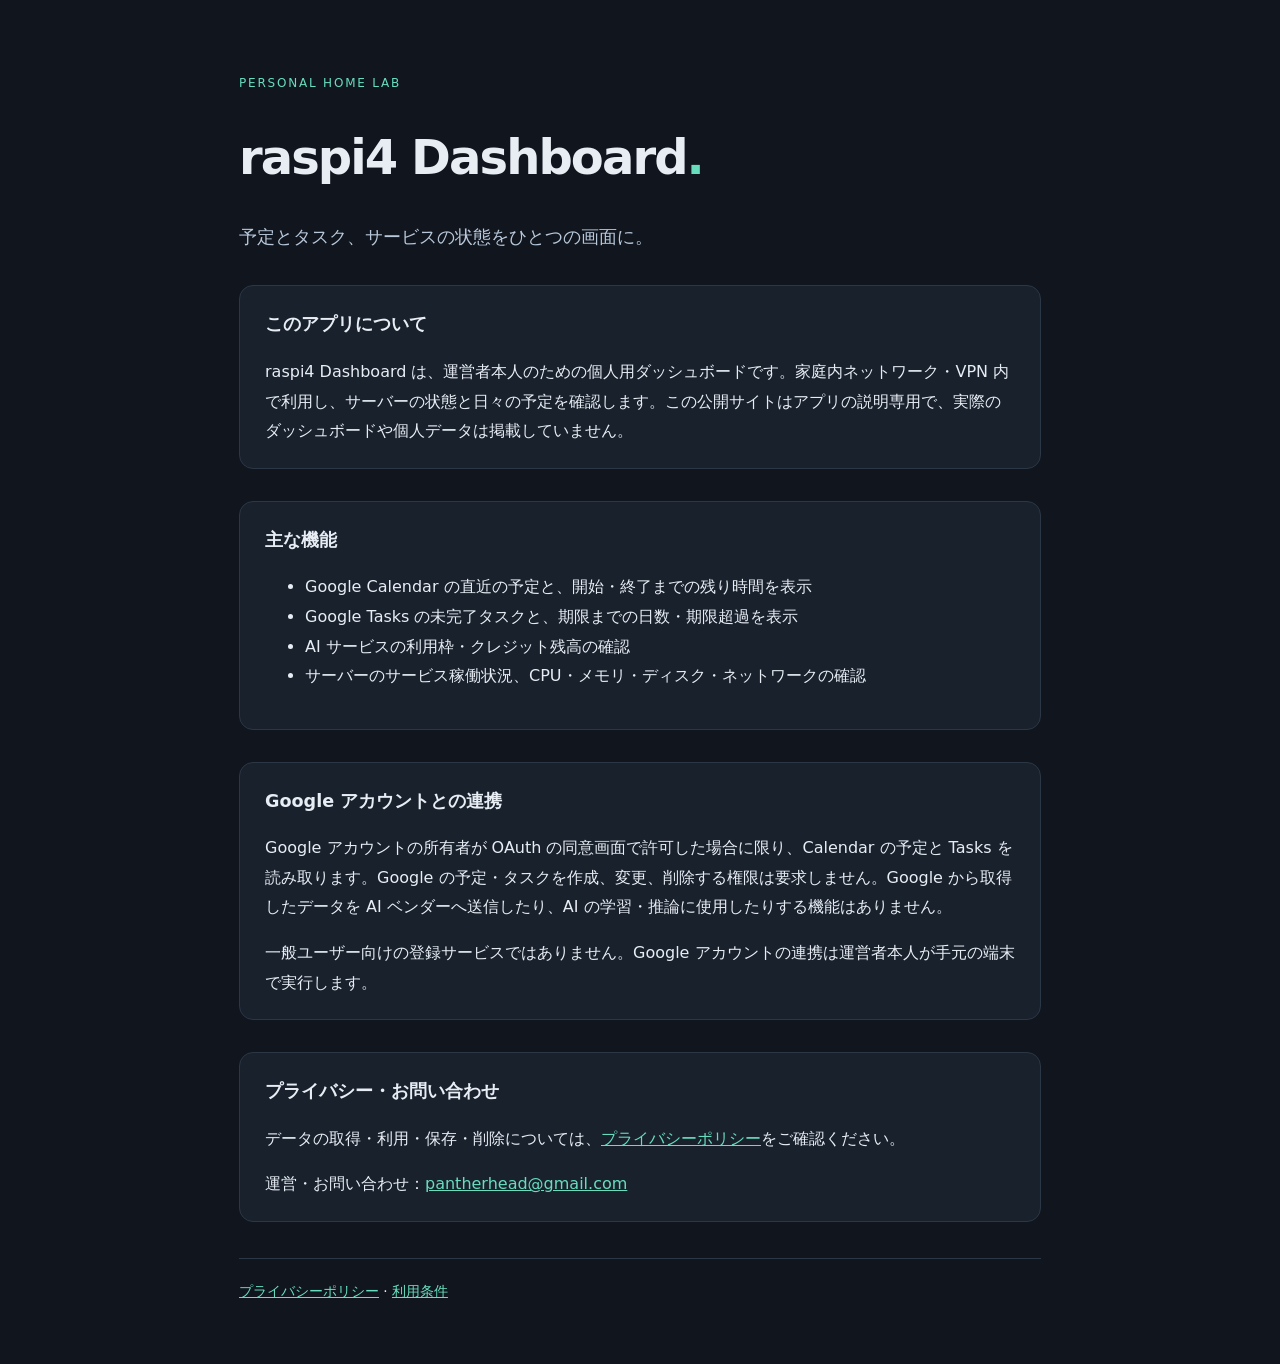
<file: index.html>
<!doctype html>
<html lang="ja">
<head>
  <meta charset="utf-8">
  <meta name="viewport" content="width=device-width, initial-scale=1">
  <title>raspi4 Dashboard</title>
  <meta name="description" content="個人用ホームラボの予定・タスク・サービス稼働状況をまとめる raspi4 Dashboard の紹介。">
  <link rel="stylesheet" href="style.css">
</head>
<body>
  <main>
    <p class="eyebrow">PERSONAL HOME LAB</p>
    <h1>raspi4 Dashboard<span>.</span></h1>
    <p class="lead">予定とタスク、サービスの状態をひとつの画面に。</p>
    <section>
      <h2>このアプリについて</h2>
      <p>raspi4 Dashboard は、運営者本人のための個人用ダッシュボードです。家庭内ネットワーク・VPN 内で利用し、サーバーの状態と日々の予定を確認します。この公開サイトはアプリの説明専用で、実際のダッシュボードや個人データは掲載していません。</p>
    </section>
    <section>
      <h2>主な機能</h2>
      <ul>
        <li>Google Calendar の直近の予定と、開始・終了までの残り時間を表示</li>
        <li>Google Tasks の未完了タスクと、期限までの日数・期限超過を表示</li>
        <li>AI サービスの利用枠・クレジット残高の確認</li>
        <li>サーバーのサービス稼働状況、CPU・メモリ・ディスク・ネットワークの確認</li>
      </ul>
    </section>
    <section>
      <h2>Google アカウントとの連携</h2>
      <p>Google アカウントの所有者が OAuth の同意画面で許可した場合に限り、Calendar の予定と Tasks を読み取ります。Google の予定・タスクを作成、変更、削除する権限は要求しません。Google から取得したデータを AI ベンダーへ送信したり、AI の学習・推論に使用したりする機能はありません。</p>
      <p>一般ユーザー向けの登録サービスではありません。Google アカウントの連携は運営者本人が手元の端末で実行します。</p>
    </section>
    <section>
      <h2>プライバシー・お問い合わせ</h2>
      <p>データの取得・利用・保存・削除については、<a href="privacy.html">プライバシーポリシー</a>をご確認ください。</p>
      <p>運営・お問い合わせ：<a href="mailto:pantherhead@gmail.com">pantherhead@gmail.com</a></p>
    </section>
    <footer><a href="privacy.html">プライバシーポリシー</a> · <a href="terms.html">利用条件</a></footer>
  </main>
</body>
</html>
</file>
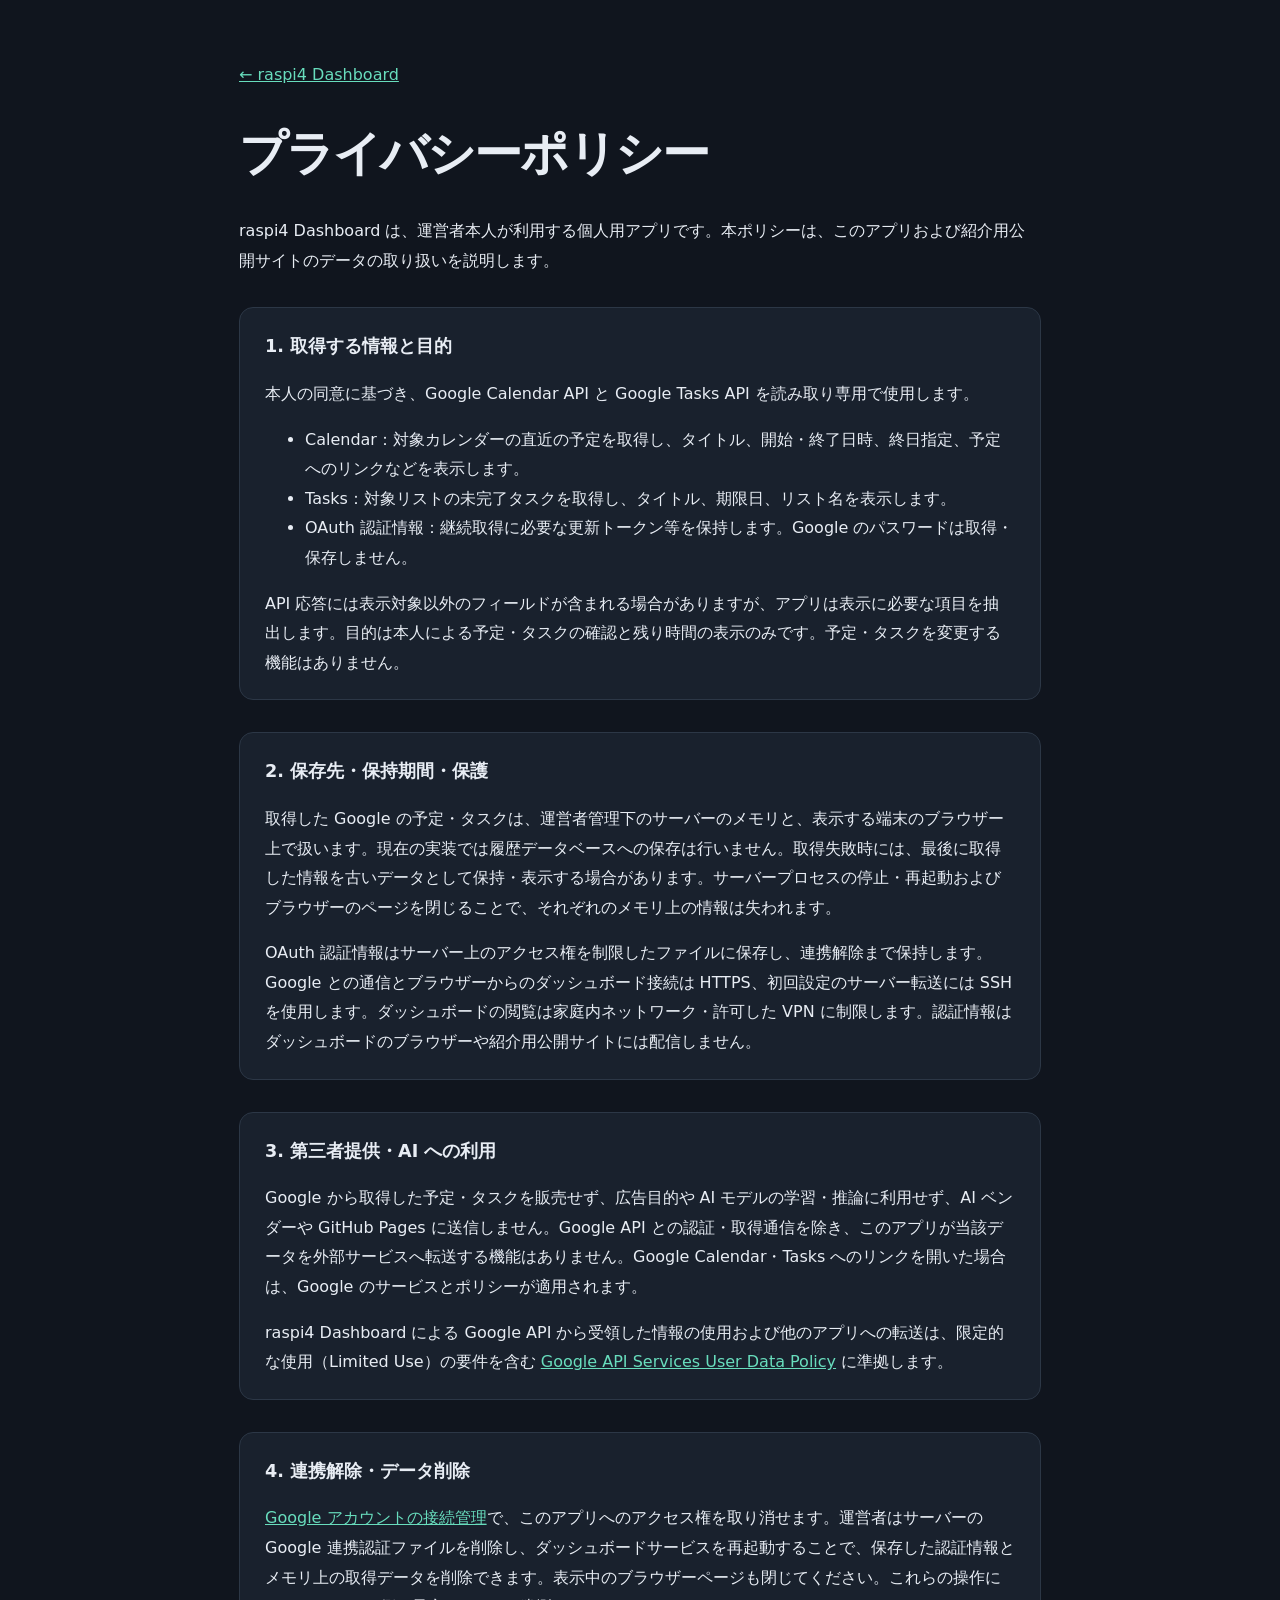
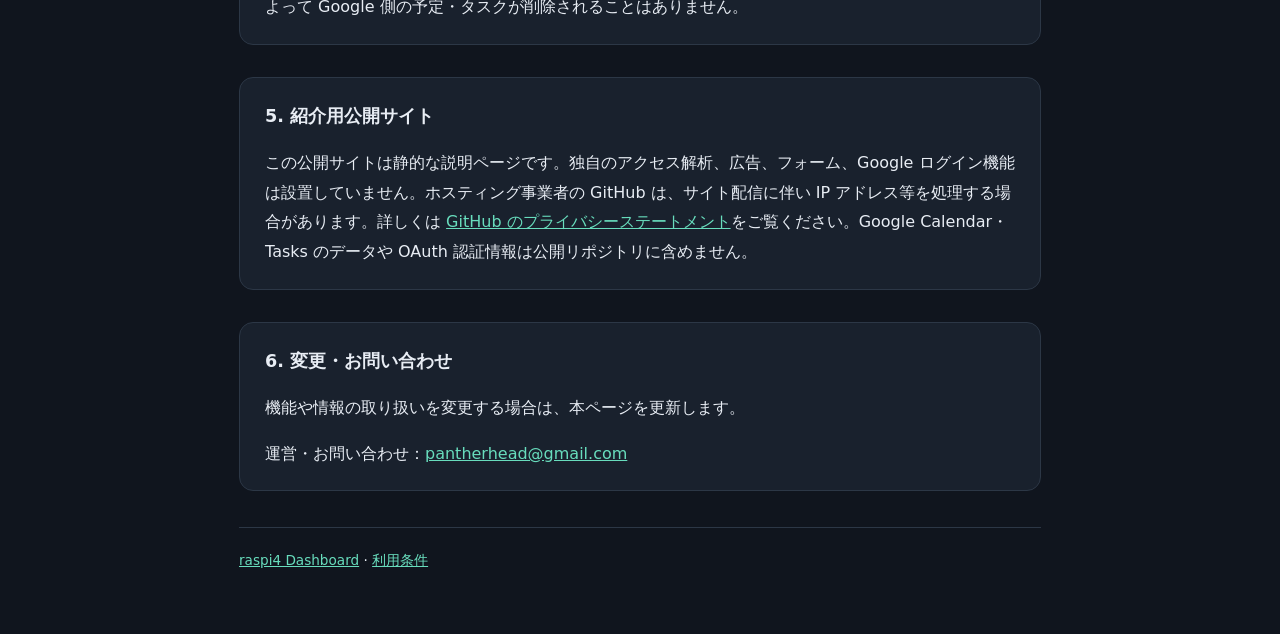
<file: privacy.html>
<!doctype html>
<html lang="ja">
<head>
  <meta charset="utf-8">
  <meta name="viewport" content="width=device-width, initial-scale=1">
  <title>プライバシーポリシー | raspi4 Dashboard</title>
  <link rel="stylesheet" href="style.css">
</head>
<body>
  <main>
    <a href="index.html">← raspi4 Dashboard</a>
    <h1>プライバシーポリシー</h1>
    <p>raspi4 Dashboard は、運営者本人が利用する個人用アプリです。本ポリシーは、このアプリおよび紹介用公開サイトのデータの取り扱いを説明します。</p>
    <section>
      <h2>1. 取得する情報と目的</h2>
      <p>本人の同意に基づき、Google Calendar API と Google Tasks API を読み取り専用で使用します。</p>
      <ul>
        <li>Calendar：対象カレンダーの直近の予定を取得し、タイトル、開始・終了日時、終日指定、予定へのリンクなどを表示します。</li>
        <li>Tasks：対象リストの未完了タスクを取得し、タイトル、期限日、リスト名を表示します。</li>
        <li>OAuth 認証情報：継続取得に必要な更新トークン等を保持します。Google のパスワードは取得・保存しません。</li>
      </ul>
      <p>API 応答には表示対象以外のフィールドが含まれる場合がありますが、アプリは表示に必要な項目を抽出します。目的は本人による予定・タスクの確認と残り時間の表示のみです。予定・タスクを変更する機能はありません。</p>
    </section>
    <section>
      <h2>2. 保存先・保持期間・保護</h2>
      <p>取得した Google の予定・タスクは、運営者管理下のサーバーのメモリと、表示する端末のブラウザー上で扱います。現在の実装では履歴データベースへの保存は行いません。取得失敗時には、最後に取得した情報を古いデータとして保持・表示する場合があります。サーバープロセスの停止・再起動およびブラウザーのページを閉じることで、それぞれのメモリ上の情報は失われます。</p>
      <p>OAuth 認証情報はサーバー上のアクセス権を制限したファイルに保存し、連携解除まで保持します。Google との通信とブラウザーからのダッシュボード接続は HTTPS、初回設定のサーバー転送には SSH を使用します。ダッシュボードの閲覧は家庭内ネットワーク・許可した VPN に制限します。認証情報はダッシュボードのブラウザーや紹介用公開サイトには配信しません。</p>
    </section>
    <section>
      <h2>3. 第三者提供・AI への利用</h2>
      <p>Google から取得した予定・タスクを販売せず、広告目的や AI モデルの学習・推論に利用せず、AI ベンダーや GitHub Pages に送信しません。Google API との認証・取得通信を除き、このアプリが当該データを外部サービスへ転送する機能はありません。Google Calendar・Tasks へのリンクを開いた場合は、Google のサービスとポリシーが適用されます。</p>
      <p>raspi4 Dashboard による Google API から受領した情報の使用および他のアプリへの転送は、限定的な使用（Limited Use）の要件を含む <a href="https://developers.google.com/terms/api-services-user-data-policy">Google API Services User Data Policy</a> に準拠します。</p>
    </section>
    <section>
      <h2>4. 連携解除・データ削除</h2>
      <p><a href="https://myaccount.google.com/connections">Google アカウントの接続管理</a>で、このアプリへのアクセス権を取り消せます。運営者はサーバーの Google 連携認証ファイルを削除し、ダッシュボードサービスを再起動することで、保存した認証情報とメモリ上の取得データを削除できます。表示中のブラウザーページも閉じてください。これらの操作によって Google 側の予定・タスクが削除されることはありません。</p>
    </section>
    <section>
      <h2>5. 紹介用公開サイト</h2>
      <p>この公開サイトは静的な説明ページです。独自のアクセス解析、広告、フォーム、Google ログイン機能は設置していません。ホスティング事業者の GitHub は、サイト配信に伴い IP アドレス等を処理する場合があります。詳しくは <a href="https://docs.github.com/en/site-policy/privacy-policies/github-general-privacy-statement">GitHub のプライバシーステートメント</a>をご覧ください。Google Calendar・Tasks のデータや OAuth 認証情報は公開リポジトリに含めません。</p>
    </section>
    <section>
      <h2>6. 変更・お問い合わせ</h2>
      <p>機能や情報の取り扱いを変更する場合は、本ページを更新します。</p>
      <p>運営・お問い合わせ：<a href="mailto:pantherhead@gmail.com">pantherhead@gmail.com</a></p>
    </section>
    <footer><a href="index.html">raspi4 Dashboard</a> · <a href="terms.html">利用条件</a></footer>
  </main>
</body>
</html>
</file>
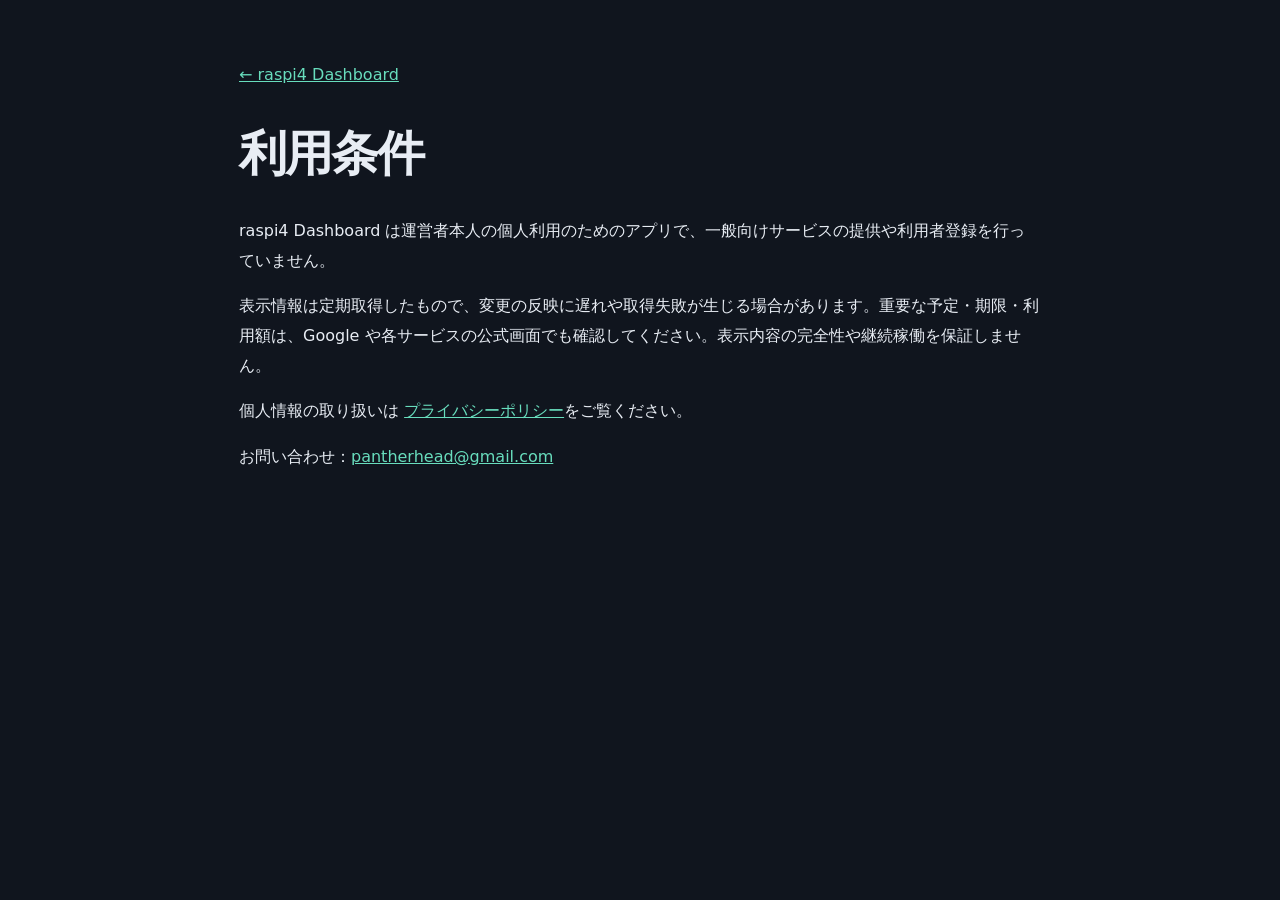
<file: terms.html>
<!doctype html>
<html lang="ja">
<head>
  <meta charset="utf-8">
  <meta name="viewport" content="width=device-width, initial-scale=1">
  <title>利用条件 | raspi4 Dashboard</title>
  <link rel="stylesheet" href="style.css">
</head>
<body>
  <main>
    <a href="index.html">← raspi4 Dashboard</a>
    <h1>利用条件</h1>
    <p>raspi4 Dashboard は運営者本人の個人利用のためのアプリで、一般向けサービスの提供や利用者登録を行っていません。</p>
    <p>表示情報は定期取得したもので、変更の反映に遅れや取得失敗が生じる場合があります。重要な予定・期限・利用額は、Google や各サービスの公式画面でも確認してください。表示内容の完全性や継続稼働を保証しません。</p>
    <p>個人情報の取り扱いは <a href="privacy.html">プライバシーポリシー</a>をご覧ください。</p>
    <p>お問い合わせ：<a href="mailto:pantherhead@gmail.com">pantherhead@gmail.com</a></p>
  </main>
</body>
</html>
</file>
<file: style.css>
:root { color-scheme: dark; background: #10151e; color: #e8edf4; font-family: system-ui, sans-serif; }
* { box-sizing: border-box; }
body { margin: 0; line-height: 1.85; }
main { max-width: 850px; margin: auto; padding: 60px 24px; }
h1 { font-size: clamp(1.9rem, 5vw, 3rem); line-height: 1.3; letter-spacing: -.04em; overflow-wrap: anywhere; }
h1 span, a, .eyebrow { color: #68ddbd; }
.eyebrow { letter-spacing: .15em; font-size: .75rem; }
.lead { color: #b8c8da; font-size: 1.1rem; }
section { margin-top: 32px; padding: 22px 25px; background: #19212d; border: 1px solid #2c3746; border-radius: 14px; }
h2 { font-size: 1.1rem; margin: 0 0 12px; }
p, li { overflow-wrap: anywhere; }
p:last-child { margin-bottom: 0; }
a:focus-visible { outline: 2px solid #68ddbd; outline-offset: 4px; }
footer { margin-top: 36px; padding-top: 20px; border-top: 1px solid #2c3746; font-size: .85rem; }
</file>
